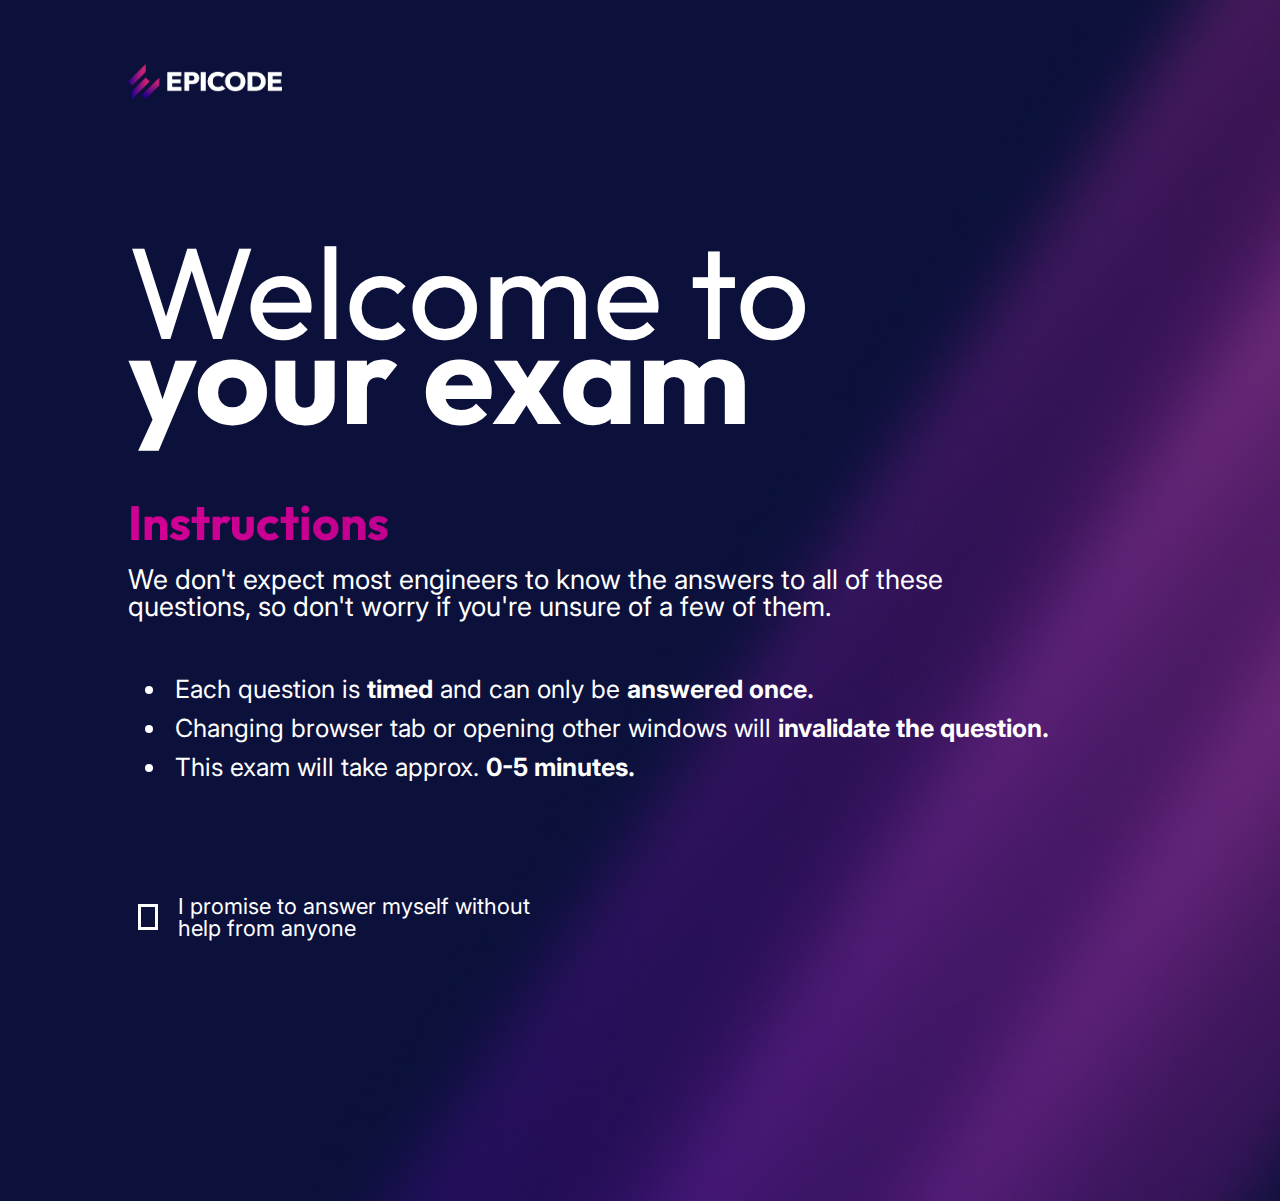
<file: index.html>
<!DOCTYPE html>
<html lang="en">
  <head>
    <meta charset="UTF-8" />
    <meta name="viewport" content="width=device-width, initial-scale=1.0" />
    <title>Welcome page</title>
    <link rel="stylesheet" href="/assets/css/reset.css" />
    <link rel="stylesheet" href="/assets/css/style.css" />
    <link rel="stylesheet" href="/assets/css/index.css" />
    <link rel="preconnect" href="https://fonts.googleapis.com" />
    <link rel="preconnect" href="https://fonts.gstatic.com" crossorigin />
    <link
      href="https://fonts.googleapis.com/css2?family=Montserrat:ital,wght@0,100..900;1,100..900&family=Open+Sans:ital,wght@0,300..800;1,300..800&family=Outfit:wght@100..900&display=swap"
      rel="stylesheet"
    />
  </head>
  <body>
    <header>
      <div>
        <img src="assets/img/epicode_logo.png" alt="logo" />
      </div>
    </header>
    <main>
      <div>
        <h1 class="titoli">
          Welcome to <br />
          <strong>your exam</strong>
        </h1>
      </div>
      <article>
        <h2 class="titoli">Instructions</h2>
        <p>
          We don't expect most engineers to know the answers to all of these<br />
          questions, so don't worry if you're unsure of a few of them.
        </p>
        <div class="lista">
          <ul>
            <li>
              Each question is <strong>timed</strong> and can only be
              <strong>answered once.</strong>
            </li>
            <li>
              Changing browser tab or opening other windows will
              <strong>invalidate the question.</strong>
            </li>
            <li>This exam will take approx. <strong>0-5 minutes.</strong></li>
          </ul>
        </div>
      </article>
      <label class="label">
        <input class="checkbox" type="checkbox" name="agree" value="yes" />
        <span class="custom-checkbox"></span>
        <p>I promise to answer myself without help from anyone</p>
        <input class="bottone bottone-hidden" type="button" value="Proceed" />
      </label>
    </main>
    <script src="java/index.js"></script>
  </body>
</html>
</file>
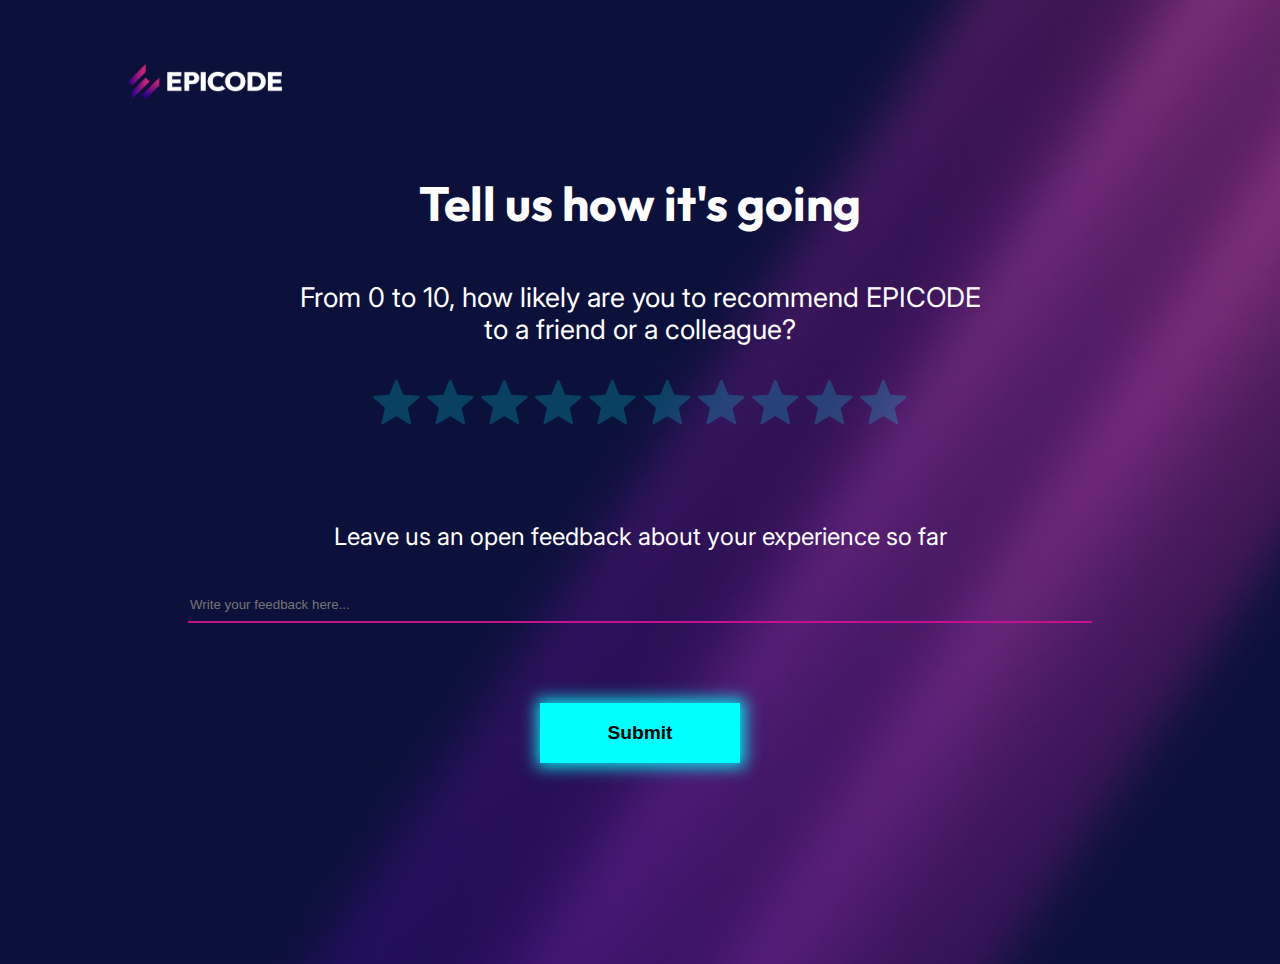
<file: feedback.html>
<!DOCTYPE html>
<html lang="en">
  <head>
    <meta charset="UTF-8" />
    <meta name="viewport" content="width=device-width, initial-scale=1.0" />
    <title>Feedback Page</title>
    <link rel="stylesheet" href="./assets/css/reset.css" />
    <link rel="stylesheet" href="./assets/css/stylefeedback.css" />
    <link rel="preconnect" href="https://fonts.googleapis.com" />
    <link rel="preconnect" href="https://fonts.gstatic.com" crossorigin />
    <link
      href="https://fonts.googleapis.com/css2?family=Inter:wght@100..900&display=swap"
      rel="stylesheet"
    />
    <link rel="preconnect" href="https://fonts.googleapis.com" />
    <link rel="preconnect" href="https://fonts.gstatic.com" crossorigin />
    <link
      href="https://fonts.googleapis.com/css2?family=Inter:wght@100..900&family=Outfit:wght@100..900&display=swap"
      rel="stylesheet"
    />
  </head>
  <body>
    <header>
      <div>
        <img src="./assets/img/epicode_logo.png" alt="logo" />
      </div>
    </header>
    <main>
      <section class="feedbackText">
        <h2>Tell us how it's going</h2>
        <p>
          From 0 to 10, how likely are you to recommend EPICODE to a friend or a
          colleague?
        </p>
      </section>
      <section>
        <div class="stars">
          <img src="./assets/img/star.svg" alt="stars" />
          <img src="./assets/img/star.svg" alt="stars" />
          <img src="./assets/img/star.svg" alt="stars" />
          <img src="./assets/img/star.svg" alt="stars" />
          <img src="./assets/img/star.svg" alt="stars" />
          <img src="./assets/img/star.svg" alt="stars" />
          <img src="./assets/img/star.svg" alt="stars" />
          <img src="./assets/img/star.svg" alt="stars" />
          <img src="./assets/img/star.svg" alt="stars" />
          <img src="./assets/img/star.svg" alt="stars" />
        </div>
        <div id="feedback-message"></div>
      </section>
      <section class="commentArea">
        <p>Leave us an open feedback about your experience so far</p>
        <div class="feedbackArea">
          <form>
            <input
              type="text"
              name="comment-area"
              id="formFeedbackText"
              placeholder="Write your feedback here..."
            />
          </form>
        </div>
      </section>
      <div id="submitButton" class="infoButton">
        <button>Submit</button>
      </div>
      <div id="imageContainer"></div>
      <div id="moreInfoContainer" class="infoButton" style="display: none">
        <button id="moreInfoButton">More Info</button>
      </div>
    </main>
    <script src="./java/feedback.js"></script>
  </body>
</html>
</file>
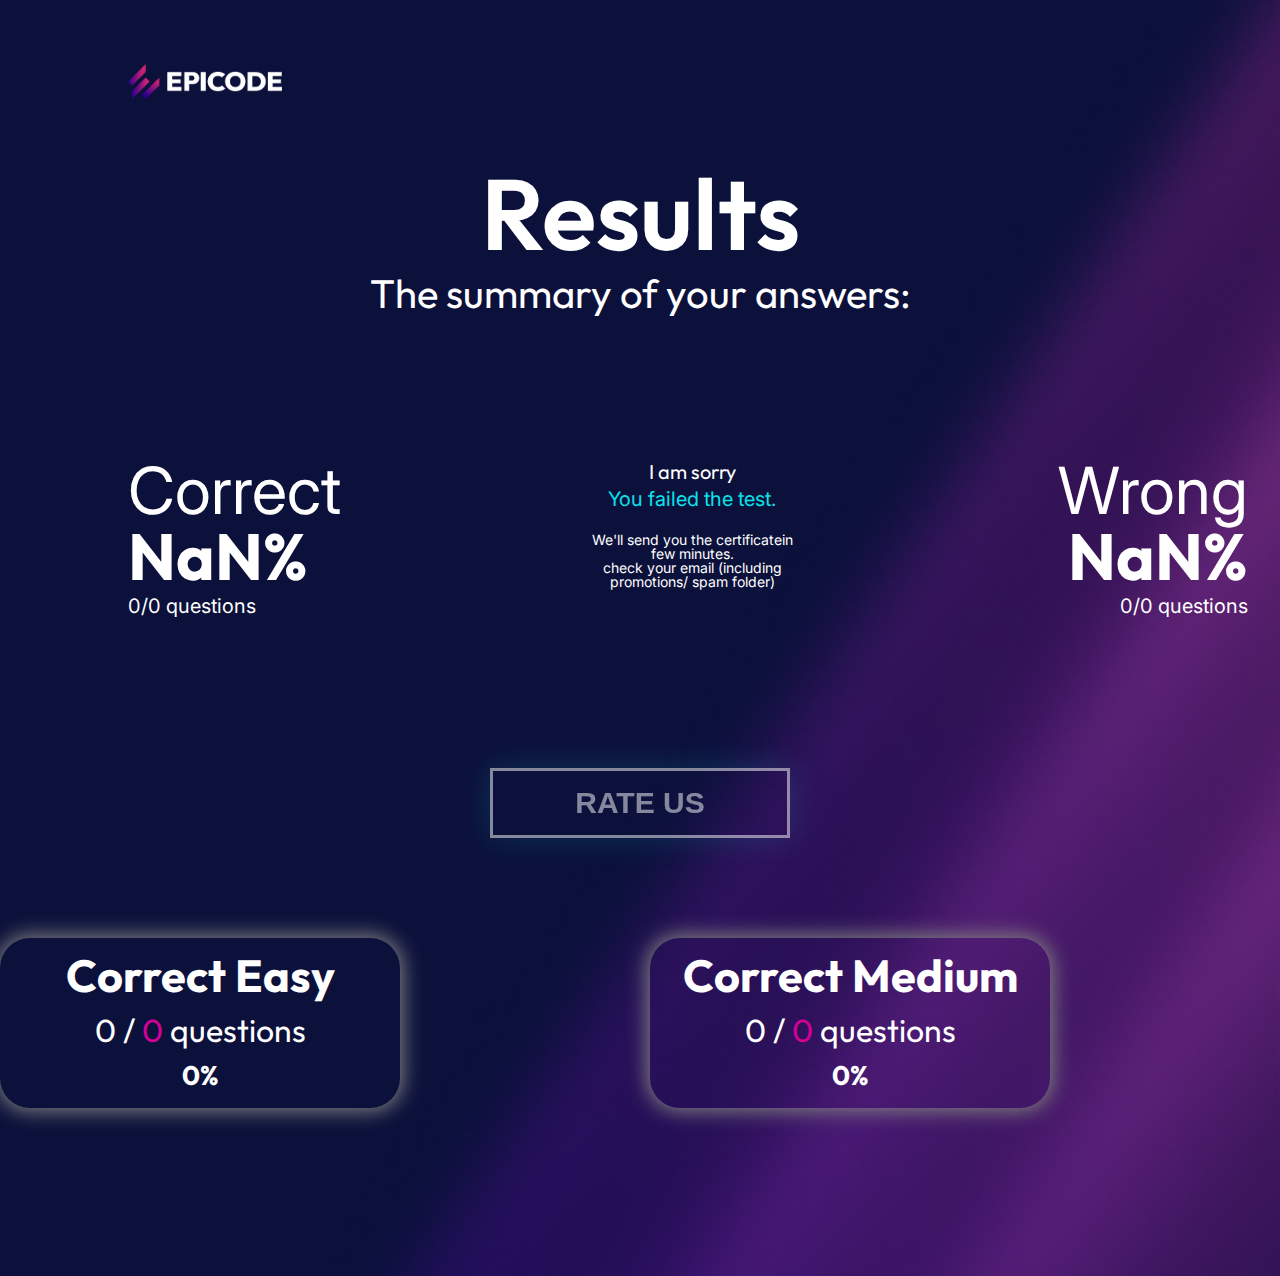
<file: result.html>
<html>
  <head>
    <meta charset="UTF-8" />
    <meta name="viewport" content="width=device-width, initial-scale=1.0" />
    <title>Result page</title>
    <link rel="stylesheet" href="/assets/css/reset.css" />
    <link rel="stylesheet" href="/assets/css/style.css" />
    <link rel="stylesheet" href="/assets/css/StyleResult.css" />
    <link rel="preconnect" href="https://fonts.googleapis.com" />
    <link rel="preconnect" href="https://fonts.gstatic.com" crossorigin />
    <link
      href="https://fonts.googleapis.com/css2?family=Open+Sans:ital,wght@0,300..800;1,300..800&family=Outfit:wght@100..900&display=swap"
      rel="stylesheet"
    />
  </head>
  <body>
    <header>
      <div>
        <img src="/assets/img/epicode_logo.png" alt="logo" />
      </div>
    </header>
    <main>
      <div class="resultTitolo">
        <h1>Results</h1>
        <h2>The summary of your answers:</h2>
      </div>
      <div class="contenutoTuttoIlResult">
        <div class="risultatiCorretti">
          <h6>
            <span class="correct"></span>
            <span class="percentuale"></span>
            <span class="totSuTot"></span>
          </h6>
        </div>
        <div class="testoInternoGrafico">
          <h3 id="passed">Congratulation!</h3>
          <h4 id="passed2">You passed the exam.</h4>
          <h5>
            We'll send you the certificatein <br />
            few minutes.<br />
            check your email (including<br />
            promotions/ spam folder)
          </h5>
          <div id="grafic"></div>
        </div>

        <div class="risultatiSbagliati">
          <h6>
            <span class="correct"></span>
            <span class="percentuale"></span>
            <span class="totSuTot"></span>
          </h6>
        </div>
      </div>
    </main>
    <div class="contenitoreRateUs">
      <button class="bottoneRateUs">RATE US</button>
    </div>
    <div id="fix"></div>
    <div id="abba" class="abbax"></div>
    <div class="container-list">
      <ul id="list"></ul>
    </div>
    <script src="/java/result.js"></script>
  </body>
</html>
</file>
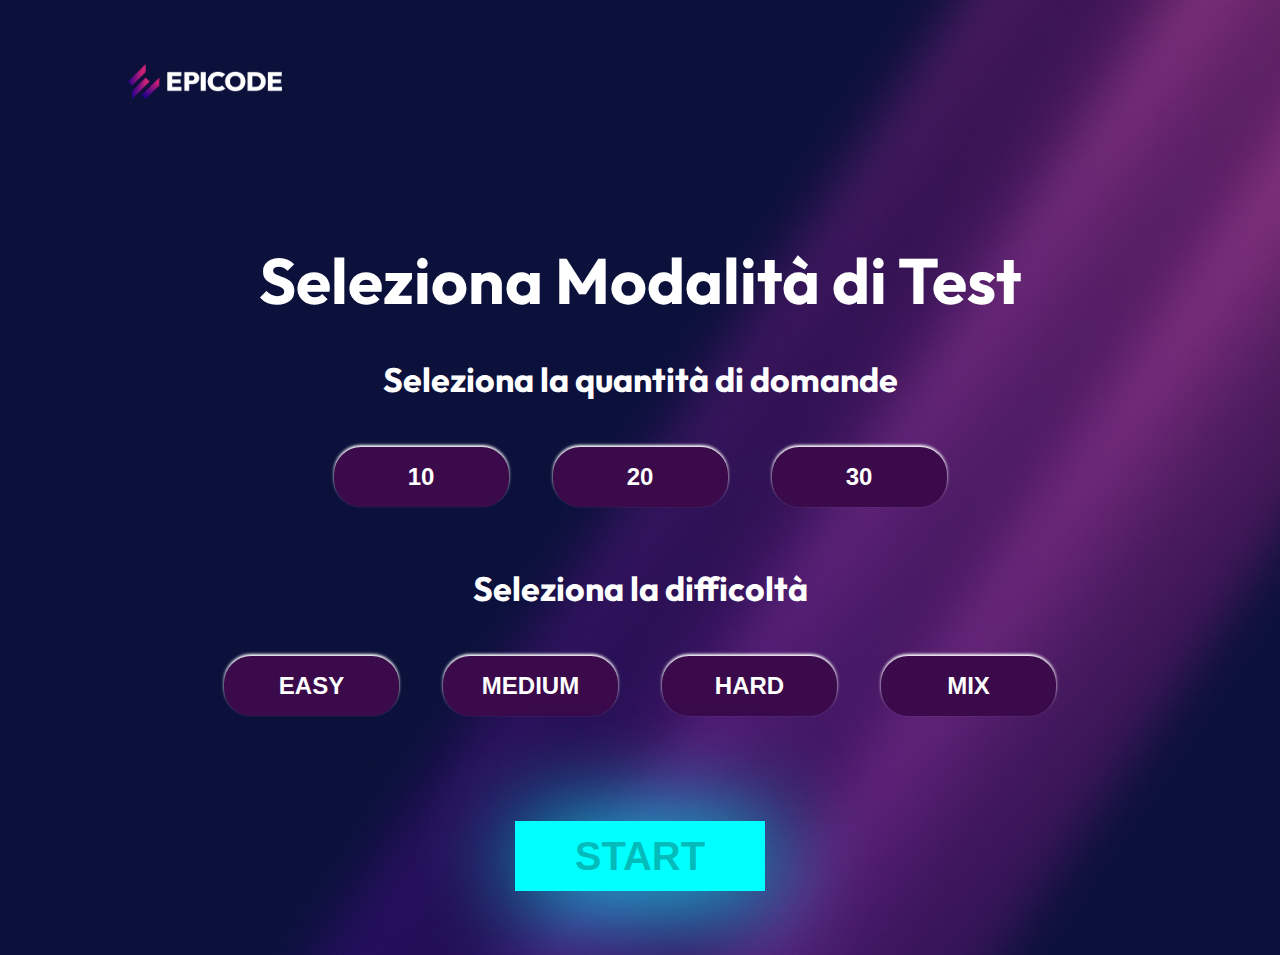
<file: Settings-Test.html>
<!DOCTYPE html>
<html lang="en">
  <head>
    <meta charset="UTF-8" />
    <meta name="viewport" content="width=device-width, initial-scale=1.0" />
    <title>Settings-Test</title>
    <link rel="stylesheet" href="/assets/css/reset.css" />
    <link rel="stylesheet" href="/assets/css/style.css" />
    <link rel="stylesheet" href="/assets/css/Settings-Test.css" />
    <link rel="preconnect" href="https://fonts.googleapis.com" />
    <link rel="preconnect" href="https://fonts.gstatic.com" crossorigin />
    <link
      href="https://fonts.googleapis.com/css2?family=Montserrat:ital,wght@0,100..900;1,100..900&family=Open+Sans:ital,wght@0,300..800;1,300..800&family=Outfit:wght@100..900&display=swap"
      rel="stylesheet"
    />
  </head>
  <body>
    <header>
      <div>
        <img src="assets/img/epicode_logo.png" alt="logo" />
      </div>
    </header>
    <main>
      <table>
        <div>
          <h1 class="titoli">Seleziona Modalità di Test</h1>
        </div>
        <div>
          <h2 class="titoli">Seleziona la quantità di domande</h2>
        </div>
        <div class="bottoni bottoni1">
          <button onclick="selectButton(this); checkStartButton()">10</button>
          <button onclick="selectButton(this); checkStartButton()">20</button>
          <button onclick="selectButton(this); checkStartButton()">30</button>
        </div>
        <div>
          <h2>Seleziona la difficoltà</h2>
        </div>
        <div class="bottoni bottoni2">
          <button onclick="selectButton(this); checkStartButton()">Easy</button>
          <button onclick="selectButton(this); checkStartButton()">
            Medium
          </button>
          <button onclick="selectButton(this); checkStartButton()">Hard</button>
          <button onclick="selectButton(this); checkStartButton()">Mix</button>
        </div>
        <div class="start">
          <button class="startbutton" onclick="startTest()" disabled>
            Start
          </button>
        </div>
      </table>
    </main>
    <script src="/java/Settings-Test.js"></script>
  </body>
</html>
</file>
<file: assets/css/style.css>
@import url("https://fonts.googleapis.com/css2?family=Inter:wght@100..900&family=Montserrat:ital,wght@0,100..900;1,100..900&family=Open+Sans:ital,wght@0,300..800;1,300..800&family=Outfit:wght@100..900&display=swap");
body {
  background-image: url("../img/bg.jpg");
  background-size: cover;
  background-repeat: no-repeat;
  color: white;
  font-family: "Inter", sans-serif;
}
h1,
h2,
h3 {
  font-family: "Outfit", sans-serif;
}
header,
main {
  margin-block: 4em;
  margin-inline: 8em;
}
header div img {
  width: 15%;
  height: auto;
  display: block;
}
</file>
<file: assets/css/index.css>
main {
  margin-top: 150px;
  font-family: "Inter", sans-serif;
  font-optical-sizing: auto;
  font-style: normal;
  font-variation-settings: "slnt" 0;
}
.titoli {
  font-family: "Outfit", sans-serif;
  font-optical-sizing: auto;
  font-style: normal;
}
main div h1 {
  font-size: 130px;
  line-height: 0.65;
}
strong {
  font-weight: bold;
}
/* Article */
main article {
  margin-top: 80px;
}
main article h2 {
  font-size: 48px;
  font-weight: bold;
  background: linear-gradient(to right, #d20094, #900080);
  -webkit-background-clip: text;
  background-clip: text;
  color: transparent;
  margin-bottom: 20px;
}
main article p {
  font-size: 27px;
  margin-bottom: 50px;
}
.lista {
  margin-left: 40px;
  font-size: 20px;
}
.lista ul li {
  font-size: 25px;
  padding: 7px;
}
ul {
  list-style-type: disc;
}
/* Label e Checkbox */
.label {
  font-size: 22px;
  display: inline-flex;
  align-items: center;
  margin-top: 80px;
  margin-bottom: 170px;
  cursor: pointer;
}
.checkbox {
  display: none;
}
.label .custom-checkbox {
  width: 20px;
  height: 20px;
  background-color: transparent;
  border: 3px solid #ffffff; /* Imposta il bordo bianco */
  margin-right: 20px;
  margin-left: 10px;
}
.label .checkbox:checked + .custom-checkbox {
  background-color: #000000;
}
.label .checkbox:checked + .custom-checkbox::after {
  content: "\2713";
  display: block;
  text-align: center;
  line-height: 20px;
  font-size: 24px;
  color: #ffffff;
}
/* Bottone */
.bottone {
  margin-left: 350px;
  width: 350px;
  height: 100px;
  font-weight: bold;
  text-transform: uppercase;
  font-size: 40px;
  background-color: #00ffff;
  border: none;
  cursor: pointer;
  box-shadow: 0 0 60px #0ae3eb;
}
.bottone:hover {
  background-color: #19d4d4;
}
/* Aggiunte per la gestione della visibilità del bottone */
.bottone-hidden {
  visibility: hidden;
  opacity: 0;
  transition: opacity 0.5s ease-in-out;
}
.bottone-visible {
  visibility: visible;
  opacity: 1;
  transition: opacity 0.5s ease-in-out;
}
</file>
<file: assets/css/stylefeedback.css>
body {
  background-image: url("../img/bg.jpg");
  background-size: cover;
  height: 100vh;
  background-repeat: no-repeat;
  font-family: "Inter", sans-serif;
  color: white;
}
header,
main {
  margin-block: 4em;
  margin-inline: 8em;
}
header div img {
  width: 15%;
  height: auto;
  display: block;
}

/*FEEDBACK PAGE */

.feedbackText h2 {
  color: white;
  margin-top: 80px;
  text-align: center;
  font-size: 3rem;
  font-weight: bold;
  font-family: "Outfit", sans-serif;
}
.feedbackText p {
  color: white;
  text-align: center;
  font-size: 1.7rem;
  margin-top: 2em;
  width: 700px;
  margin-inline: auto;
  line-height: 1.2em;
}
.stars {
  text-align: center;
}
.stars img {
  margin: 0.1rem;
  margin-top: 2rem;
  opacity: 0.2;
  cursor: pointer;
}
.stars img.light {
  opacity: 1;
}
.commentArea p {
  color: white;
  text-align: center;
  margin-top: 50px;
  font-size: 1.5rem;
}
.feedbackArea {
  text-align: center;
}
#formFeedbackText {
  margin-top: 40px;
  height: 30px;
  width: 100vh;
  border: none;
  border-bottom: 2px solid #c2128d;
  color: white;
  background-color: transparent;
}
.infoButton {
  text-align: center;
  margin-top: 5em;
}
.infoButton button:hover {
  background-color: #79ececfc;
}
.infoButton button {
  width: 200px;
  height: 60px;
  background-color: #00ffff;
  border: none;
  font-weight: 700;
  box-shadow: 1px 0px 15px 4px#0ae3eb;
  font-size: 1.2rem;
  cursor: pointer;
}
#feedback-message {
  color: white;
  text-align: center;
  font-size: 3rem;
  margin-top: 2em;
  font-family: "Outfit", sans-serif;
  font-weight: 700;
}

#moreInfoButton {
  width: 200px;
  height: 60px;
  background-color: #00ffff;
  border: none;
  font-weight: 900;
  box-shadow: 1px 0px 15px 4px #0ae3eb;
  font-size: 1.2rem;
  cursor: pointer;
  margin-bottom: 20px;
}

#imageContainer {
  display: flex;
  flex-direction: column;
  align-items: center;
  margin-top: 50px;
}
</file>
<file: assets/css/StyleResult.css>
@import url("https://fonts.googleapis.com/css2?family=Inter:wght@100..900&family=Montserrat:ital,wght@0,100..900;1,100..900&family=Open+Sans:ital,wght@0,300..800;1,300..800&family=Outfit:wght@100..900&display=swap");

body {
  background-image: url("../img/bg.jpg");
  background-size: cover;
  background-repeat: no-repeat;
  color: white;
  font-family: "Inter", sans-serif;
  text-align: center;
}
h1,
h2,
h3 {
  font-family: "Outfit", sans-serif;
}

header,
main {
  margin-block: 4em;
  margin-inline: 8em;
}

header div img {
  width: 15%;
  height: auto;
  display: block;
}
.grafic {
  border-radius: 50%;
  width: 22rem;
  height: 22rem;
  mask-image: radial-gradient(circle at center, transparent 120px, white 61px);
  position: relative;
  top: -229px;
  left: -5px;
}
.resultTitolo h1 {
  font-size: 100px;
  font-weight: 600;
}
.resultTitolo h2 {
  font-size: 40px;
  margin-top: 10px;
}
.contenutoTuttoIlResult {
  margin-top: 70px;
  display: inline-flex;
}
.contenutoTuttoIlResult .risultatiCorretti {
  margin-right: 100px;
}
.contenutoTuttoIlResult .risultatiSbagliati {
  margin-left: 100px;
}
.totSuTot {
  margin: 0em;
}
.testoInternoGrafico {
  display: inline-block;
  height: 137px;
  position: relative;
  top: 79px;
  left: 4px;
}

.testoInternoGrafico h3,
h4 {
  font-size: 20px;
  margin-bottom: 7px;
}
.testoInternoGrafico h4 {
  margin-bottom: 24px;
  color: #0ae3eb;
}
.testoInternoGrafico h5 {
  font-size: 14px;
}
.contenitoreRateUs button {
  width: 300px;
  height: 70px;
  font-weight: bold;
  text-transform: uppercase;
  font-size: 30px;
  background-color: transparent;
  color: white;
  cursor: pointer;
  box-shadow: 0 0 31px #0ae3eb4d;
  border: 3px solid white;
  opacity: 0.5;
}
h6 {
  width: 284px;
}
.risultatiCorretti {
  position: relative;
  top: 83px;
}
.risultatiSbagliati {
  position: relative;
  top: 83px;
}
.risultatiCorretti h6 {
  text-align: left;
}
.risultatiSbagliati h6 {
  text-align: right;
  line-height: 1em;
}
h6 .correct {
  font-size: 65px;
  line-height: 50px;
}
h6 .percentuale {
  font-size: 65px;
  line-height: 80px;
  font-family: "Outfit", sans-serif;
  font-weight: bold;
}
h6 .totSuTot {
  font-size: 20px;
  line-height: 20px;
  font-family: "Inter", sans-serif;
  text-transform: lowercase;
}
.contenitoreRateUs {
  display: flex;
  justify-content: center;
  margin-top: 235px;
}
.container-list {
  margin-block: 2em;
  display: inline-block;
  padding-block: 1em;
  line-height: 2em;
  text-align: left;
  font-size: 28px;
  margin: 0px 100px;
}
#list {
  list-style-type: decimal;
  padding: 2em;
  list-style-position: inside;
}
.answer {
  margin-block: 0.4em;
}
.bottoneRateUs:hover {
  opacity: 1;
}
#list li {
  border: 1px solid white;
  padding: 20px;
  margin-bottom: 40px;
  box-shadow: 0px 0px 20px 3px #808080;
  border-radius: 30px;
}
/*       ---------------------------------------------------------    */
#fix {
  display: block;
  margin-top: 50px;
}
#fix p {
  box-shadow: 0px 0px 20px 3px #808080;
  border-radius: 30px;
  padding: 30px;
  margin: 50px 780px 0px;
  height: 150px;
}
#abba {
  display: inline-flex;
  margin-top: 50px;
  font-family: "Outfit", sans-serif;
}
#totGiuste {
  margin-right: 250px;
  box-shadow: 0px 0px 20px 3px #808080;
  border-radius: 30px;
  width: 370px;
  height: 140px;
  padding: 15px;
}
#totMedie {
  box-shadow: 0px 0px 20px 3px #808080;
  border-radius: 30px;
  width: 370px;
  height: 140px;
  padding: 15px;
}
#totSbagliate {
  margin-left: 250px;
  box-shadow: 0px 0px 20px 3px #808080;
  border-radius: 30px;
  width: 370px;
  height: 140px;
  padding: 15px;
}

.correctttttttttt {
  font-size: 45px;
  font-weight: bold;
}
.totColoratoooooooo {
  color: #d20094;
}
.jdhbcjh {
  font-size: 32px;
}
.bcjh {
  font-size: 27px;
  font-weight: bold;
}
</file>
<file: assets/css/Settings-Test.css>
main {
  text-align: center;
  font-family: "Inter", sans-serif;
  font-optical-sizing: auto;
  font-style: normal;
  font-variation-settings: "slnt" 0;
}
.titoli {
  font-family: "Outfit", sans-serif;
  font-optical-sizing: auto;
  font-style: normal;
}
h1 {
  font-size: 64px;
  margin-top: 150px;
  font-weight: bold;
}
h2 {
  font-size: 34px;
  margin-top: 50px;
  font-weight: bold;
}
/* bottoni di selezione ------------------------------------------------------------------------------ */
.bottoni {
  margin-top: 35px;
}
.bottoni button {
  width: 175px;
  height: 60px;
  font-size: 24px;
  font-weight: bold;
  text-transform: uppercase;
  border: none;
  border-radius: 27px;
  margin: 15px 20px;
  color: white;
  background-color: #3a0a4b;
  box-shadow: 0px -2px 3px 0px white;
  cursor: pointer;
}
/* cambio colore bottoni generali */
.bottoni button:hover {
  background: linear-gradient(135deg, #d20094, #d90080);
  color: white;
}
.bottoni button.selected {
  background: linear-gradient(135deg, #d20094, #d90080);
}
/* bottone start ------------------------------------------------------------------------------ */
.start {
  margin-top: 90px;
}
.start button {
  width: 250px;
  height: 70px;
  font-size: 40px;
  font-weight: bold;
  text-transform: uppercase;
  background-color: #00ffff;
  border: none;
  cursor: pointer;
}
.start button:hover {
  background-color: #11adad;
  color: white;
}
.startbutton {
  box-shadow: 5px 5px 100px rgb(0, 247, 255);
}
</file>
